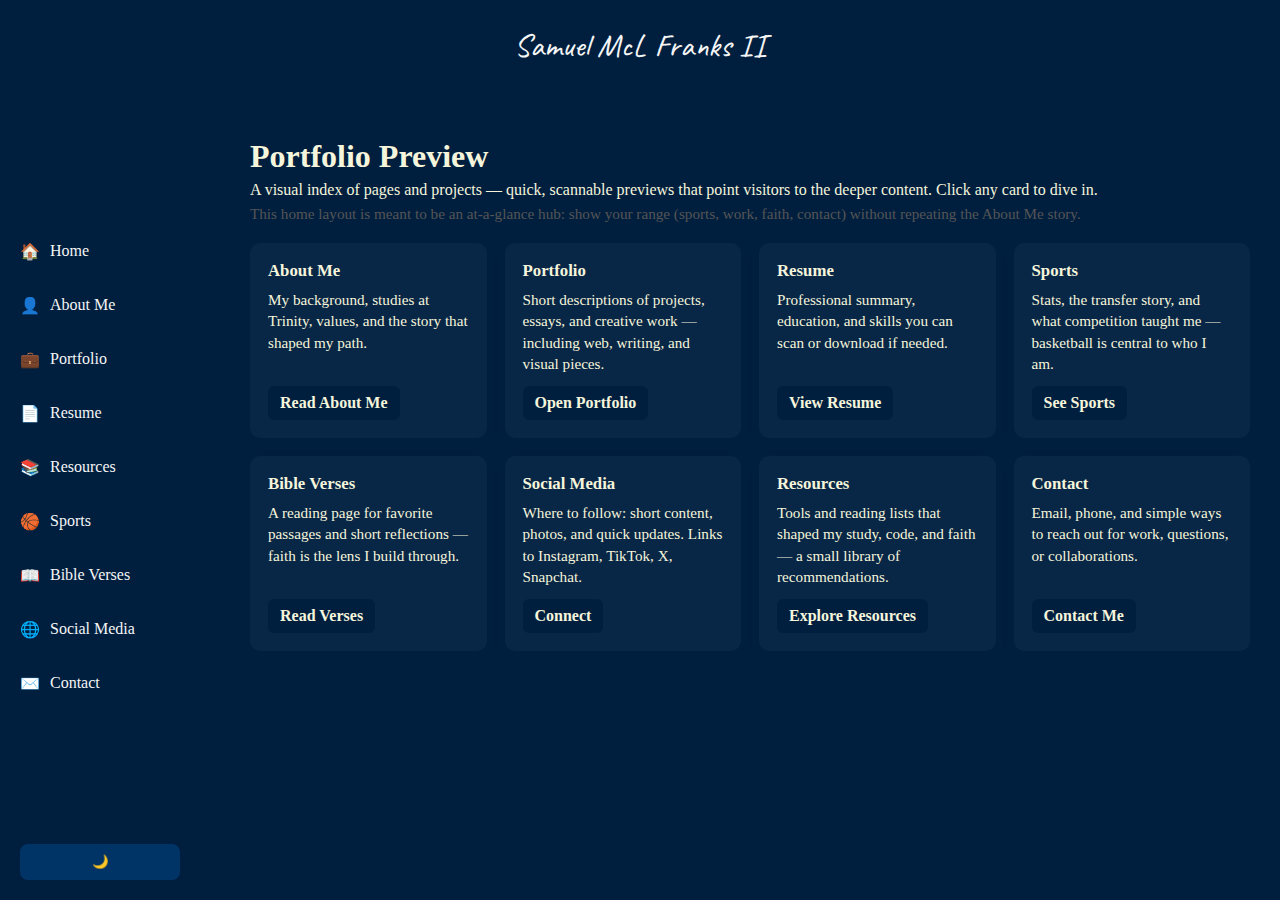
<file: index.html>
<!DOCTYPE html>
<html lang="en">
<head>
  <meta charset="utf-8" />
  <meta name="viewport" content="width=device-width,initial-scale=1" />
  <title>Samuel McL Franks II</title>
  <link href="https://fonts.googleapis.com/css2?family=Caveat&display=swap" rel="stylesheet">
  <link rel="stylesheet" href="style.css">
  <style>
    /* Small page-specific tweaks so the cards layout looks right without touching global CSS */
    .content .intro {
      max-width: 900px;
      margin-bottom: 20px;
    }
    .home-grid {
      display: grid;
      grid-template-columns: repeat(auto-fit, minmax(230px, 1fr));
      gap: 18px;
      margin-top: 12px;
    }
    .home-card {
      background-color: rgba(0,0,0,0.03);
      padding: 18px;
      border-radius: 10px;
      min-height: 120px;
      display: flex;
      flex-direction: column;
      justify-content: space-between;
      box-shadow: 0 6px 18px rgba(0,0,0,0.04);
      transition: transform 0.18s, box-shadow 0.18s;
    }
    .home-card h3 {
      margin-bottom: 8px;
      font-size: 1.05rem;
    }
    .home-card p {
      font-size: 0.95rem;
      line-height: 1.4;
      color: inherit;
      margin-bottom: 12px;
    }
    .home-card a.cta {
      align-self: flex-start;
      padding: 8px 12px;
      border-radius: 6px;
      text-decoration: none;
      font-weight: 600;
      background-color: #001f3f;
      color: #f5f5dc;
      transition: background 0.18s, transform 0.18s;
    }
    .home-card:hover {
      transform: translateY(-4px);
      box-shadow: 0 10px 24px rgba(0,0,0,0.08);
    }
    .home-card a.cta:hover {
      background-color: #003366;
      transform: translateY(-1px);
    }

    /* make sure cards work in dark mode as well */
    body:not(.light-mode) .home-card {
      background-color: rgba(255,255,255,0.03);
    }
    body.light-mode .home-card {
      background-color: rgba(0,0,0,0.03);
    }

    /* responsive small tweak so content slides smoothly with collapsed sidebar */
    .content.shrunk { margin-left: 80px !important; }
  </style>
</head>
<body>
  <!-- Header (unchanged) -->
  <header>Samuel McL Franks II</header>

  <!-- Sidebar (unchanged structure) -->
  <div class="sidebar" id="sidebar">
    <div class="hamburger" id="hamburger" role="button" aria-label="Toggle sidebar">
      <div></div>
      <div></div>
      <div></div>
    </div>

    <div class="sidebar-links">
      <a href="index.html">🏠 <span class="title">Home</span></a>
      <a href="about.html">👤 <span class="title">About Me</span></a>
      <a href="portfolio.html">💼 <span class="title">Portfolio</span></a>
      <a href="resume.html">📄 <span class="title">Resume</span></a>
      <a href="resources.html">📚 <span class="title">Resources</span></a>
      <a href="sports.html">🏀 <span class="title">Sports</span></a>
      <a href="bible.html">📖 <span class="title">Bible Verses</span></a>
      <a href="social.html">🌐 <span class="title">Social Media</span></a>
      <a href="contact.html">✉️ <span class="title">Contact</span></a>
    </div>

    <button id="toggle-dark" title="Toggle light / dark">🌙</button>
  </div>

  <!-- Main content (REPLACED with portfolio-card grid preview) -->
  <main class="content" id="mainContent">
    <div class="intro">
      <h1 style="margin-bottom:6px;">Portfolio Preview</h1>
      <p style="margin:0 0 6px 0;">A visual index of pages and projects — quick, scannable previews that point visitors to the deeper content. Click any card to dive in.</p>
      <p style="margin:0; color: #555; font-size:0.95rem;">This home layout is meant to be an at-a-glance hub: show your range (sports, work, faith, contact) without repeating the About Me story.</p>
    </div>

    <div class="home-grid">
      <div class="home-card">
        <div>
          <h3>About Me</h3>
          <p>My background, studies at Trinity, values, and the story that shaped my path.</p>
        </div>
        <a class="cta" href="about.html">Read About Me</a>
      </div>

      <div class="home-card">
        <div>
          <h3>Portfolio</h3>
          <p>Short descriptions of projects, essays, and creative work — including web, writing, and visual pieces.</p>
        </div>
        <a class="cta" href="portfolio.html">Open Portfolio</a>
      </div>

      <div class="home-card">
        <div>
          <h3>Resume</h3>
          <p>Professional summary, education, and skills you can scan or download if needed.</p>
        </div>
        <a class="cta" href="resume.html">View Resume</a>
      </div>

      <div class="home-card">
        <div>
          <h3>Sports</h3>
          <p>Stats, the transfer story, and what competition taught me — basketball is central to who I am.</p>
        </div>
        <a class="cta" href="sports.html">See Sports</a>
      </div>

      <div class="home-card">
        <div>
          <h3>Bible Verses</h3>
          <p>A reading page for favorite passages and short reflections — faith is the lens I build through.</p>
        </div>
        <a class="cta" href="bible.html">Read Verses</a>
      </div>

      <div class="home-card">
        <div>
          <h3>Social Media</h3>
          <p>Where to follow: short content, photos, and quick updates. Links to Instagram, TikTok, X, Snapchat.</p>
        </div>
        <a class="cta" href="social.html">Connect</a>
      </div>

      <div class="home-card">
        <div>
          <h3>Resources</h3>
          <p>Tools and reading lists that shaped my study, code, and faith — a small library of recommendations.</p>
        </div>
        <a class="cta" href="resources.html">Explore Resources</a>
      </div>

      <div class="home-card">
        <div>
          <h3>Contact</h3>
          <p>Email, phone, and simple ways to reach out for work, questions, or collaborations.</p>
        </div>
        <a class="cta" href="contact.html">Contact Me</a>
      </div>
    </div>
  </main>

  <!-- JS: keep behavior consistent with your other pages -->
  <script>
    (function() {
      const sidebar = document.querySelector('.sidebar');
      const hamburger = document.getElementById('hamburger');
      const toggleDark = document.getElementById('toggle-dark');
      const content = document.getElementById('mainContent');

      function setTitlesHidden(hidden) {
        document.querySelectorAll('.sidebar-links .title').forEach(el => {
          el.style.display = hidden ? 'none' : 'inline';
        });
      }

      hamburger.addEventListener('click', () => {
        sidebar.classList.toggle('shrunk');
        content.classList.toggle('shrunk');
        setTitlesHidden(sidebar.classList.contains('shrunk'));
      });

      toggleDark.addEventListener('click', () => {
        document.body.classList.toggle('light-mode');
      });

      // ensure initial state of titles matches any pre-existing shrunk class
      setTitlesHidden(sidebar.classList.contains('shrunk'));
    })();
  </script>
</body>
</html>
</file>
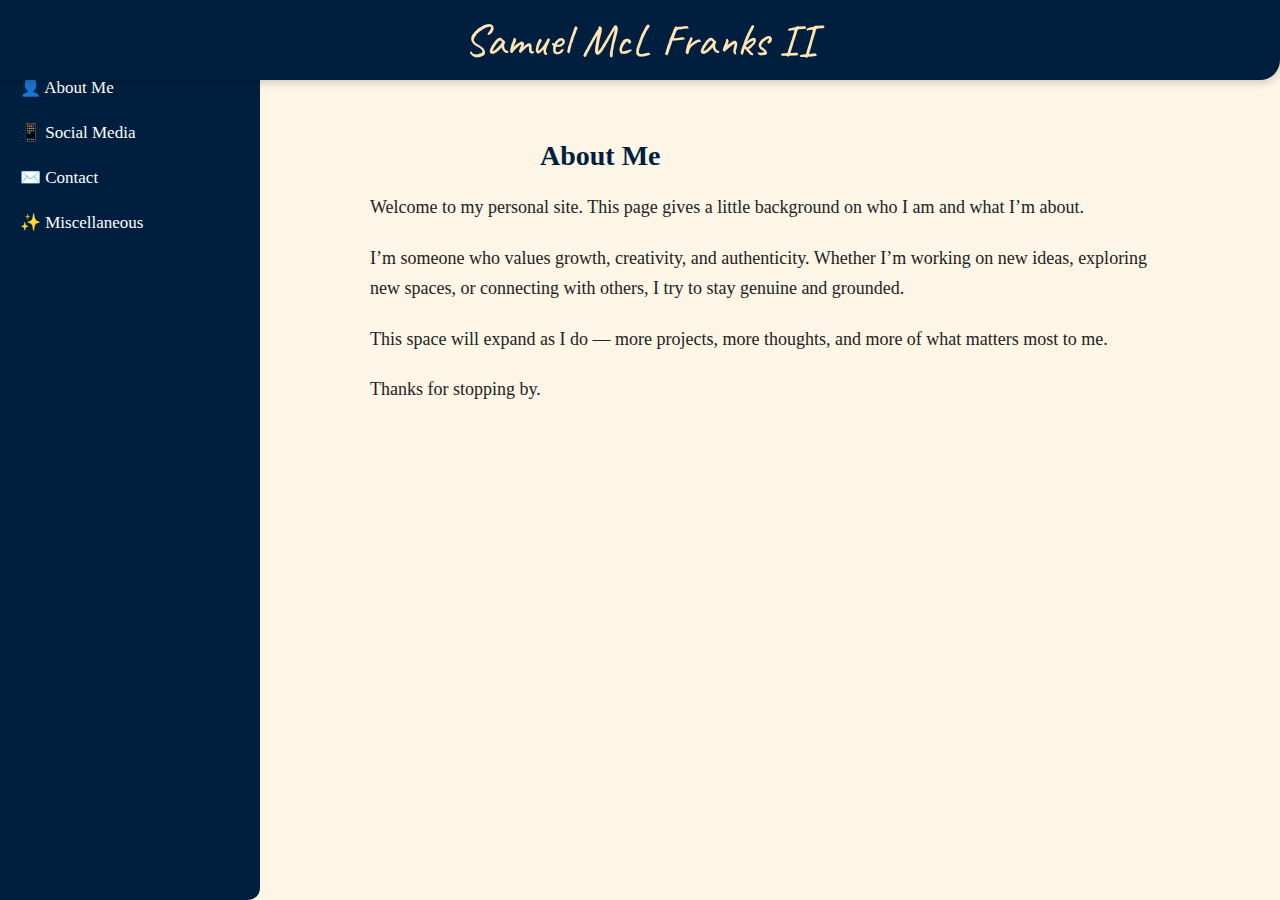
<file: about.html>
<!DOCTYPE html>
<html lang="en">
<head>
  <meta charset="UTF-8">
  <meta name="viewport" content="width=device-width, initial-scale=1.0">
  <title>About Me | Samuel McL Franks II</title>
  <style>
    body {
      margin: 0;
      font-family: "Times New Roman", serif;
      background-color: #fdf5e6; /* soft beige */
      display: flex;
      min-height: 100vh;
      color: #222;
    }

    /* Sidebar */
    .sidebar {
      width: 220px;
      background-color: #001f3f;
      color: white;
      display: flex;
      flex-direction: column;
      padding: 20px;
      border-top-right-radius: 12px;
      border-bottom-right-radius: 12px;
    }

    .sidebar a {
      color: white;
      text-decoration: none;
      margin: 12px 0;
      font-size: 17px;
    }

    .sidebar a:hover {
      text-decoration: underline;
    }

    /* Main content */
    .main-content {
      flex: 1;
      padding: 40px;
      background-color: #fdf5e6;
      overflow-y: auto;
    }

    /* Header */
    header {
      position: fixed;
      top: 0;
      left: 0;
      width: 100%;
      height: 80px;
      background-color: #001f3f;
      color: #ffe5b4; /* warm beige */
      display: flex;
      align-items: center;
      justify-content: center;
      font-family: 'Caveat', cursive;
      font-size: 2.8rem;
      z-index: 10;
      border-bottom-right-radius: 20px;
      box-shadow: 0 2px 10px rgba(0, 0, 0, 0.2);
    }

    /* Subheader */
    .subheader {
      margin-left: 220px; /* align with main content */
      margin-top: 100px; /* just below the main header */
      padding-left: 20px;
      font-size: 28px;
      color: #001f3f;
      font-weight: bold;
    }

    /* Section styles */
    .about-section {
      max-width: 800px;
      margin: 20px auto;
      line-height: 1.7;
    }

    .about-section p {
      font-size: 18px;
      margin-bottom: 20px;
    }
  </style>

  <link href="https://fonts.googleapis.com/css2?family=Caveat:wght@700&display=swap" rel="stylesheet">
</head>

<body>
  <header>Samuel McL Franks II</header>

  <div class="sidebar">
    <a href="index.html">🏠 Home</a>
    <a href="about.html">👤 About Me</a>
    <a href="#">📱 Social Media</a>
    <a href="#">✉️ Contact</a>
    <a href="#">✨ Miscellaneous</a>
  </div>

  <div class="main-content">
    <div class="subheader">About Me</div>

    <section class="about-section">
      <p>Welcome to my personal site. This page gives a little background on who I am and what I’m about.</p>
      <p>I’m someone who values growth, creativity, and authenticity. Whether I’m working on new ideas, exploring new spaces, or connecting with others, I try to stay genuine and grounded.</p>
      <p>This space will expand as I do — more projects, more thoughts, and more of what matters most to me.</p>
      <p>Thanks for stopping by.</p>
    </section>
  </div>
</body>
</html>
</file>
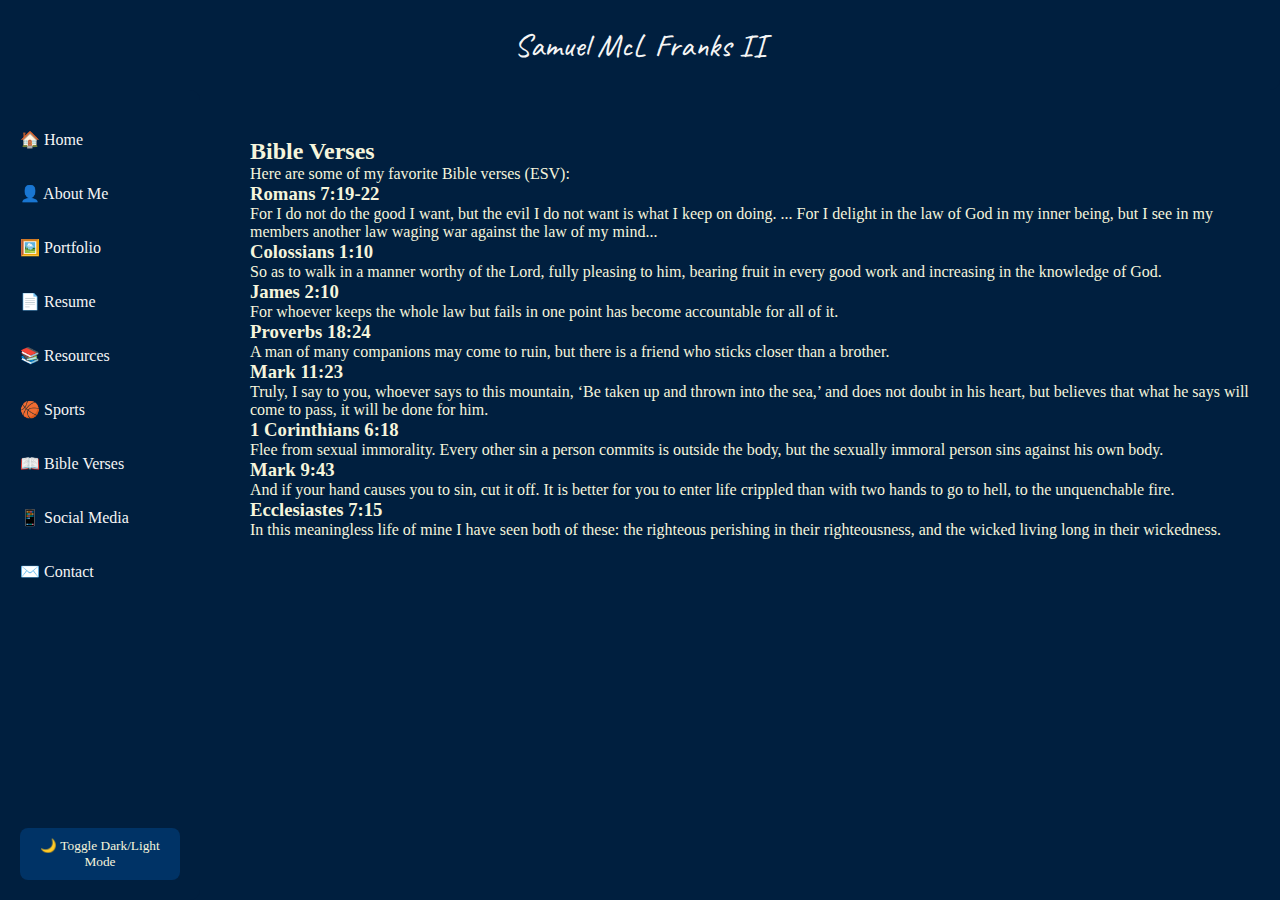
<file: bible.html>
<!DOCTYPE html>
<html lang="en">
<head>
    <meta charset="UTF-8">
    <meta name="viewport" content="width=device-width, initial-scale=1.0">
    <title>Bible Verses - Samuel McL Franks II</title>
    <link href="https://fonts.googleapis.com/css2?family=Caveat&display=swap" rel="stylesheet">
    <link rel="stylesheet" href="style.css">
</head>
<body>
    <!-- Sidebar -->
    <div class="sidebar">
        <div class="sidebar-links">
            <a href="index.html">🏠 Home</a>
            <a href="about.html">👤 About Me</a>
            <a href="portfolio.html">🖼️ Portfolio</a>
            <a href="resume.html">📄 Resume</a>
            <a href="resources.html">📚 Resources</a>
            <a href="sports.html">🏀 Sports</a>
            <a href="bible.html">📖 Bible Verses</a>
            <a href="social.html">📱 Social Media</a>
            <a href="contact.html">✉️ Contact</a>
        </div>
        <button id="toggle-dark">🌙 Toggle Dark/Light Mode</button>
    </div>

    <!-- Header -->
    <header>Samuel McL Franks II</header>

    <!-- Main Content -->
    <div class="content">
        <h2>Bible Verses</h2>
        <p>Here are some of my favorite Bible verses (ESV):</p>

        <div class="verse">
            <h3>Romans 7:19-22</h3>
            <p>For I do not do the good I want, but the evil I do not want is what I keep on doing. ... For I delight in the law of God in my inner being, but I see in my members another law waging war against the law of my mind...</p>
        </div>

        <div class="verse">
            <h3>Colossians 1:10</h3>
            <p>So as to walk in a manner worthy of the Lord, fully pleasing to him, bearing fruit in every good work and increasing in the knowledge of God.</p>
        </div>

        <div class="verse">
            <h3>James 2:10</h3>
            <p>For whoever keeps the whole law but fails in one point has become accountable for all of it.</p>
        </div>

        <div class="verse">
            <h3>Proverbs 18:24</h3>
            <p>A man of many companions may come to ruin, but there is a friend who sticks closer than a brother.</p>
        </div>

        <div class="verse">
            <h3>Mark 11:23</h3>
            <p>Truly, I say to you, whoever says to this mountain, ‘Be taken up and thrown into the sea,’ and does not doubt in his heart, but believes that what he says will come to pass, it will be done for him.</p>
        </div>

        <div class="verse">
            <h3>1 Corinthians 6:18</h3>
            <p>Flee from sexual immorality. Every other sin a person commits is outside the body, but the sexually immoral person sins against his own body.</p>
        </div>

        <div class="verse">
            <h3>Mark 9:43</h3>
            <p>And if your hand causes you to sin, cut it off. It is better for you to enter life crippled than with two hands to go to hell, to the unquenchable fire.</p>
        </div>

        <div class="verse">
            <h3>Ecclesiastes 7:15</h3>
            <p>In this meaningless life of mine I have seen both of these: the righteous perishing in their righteousness, and the wicked living long in their wickedness.</p>
        </div>
    </div>

    <script>
        const toggleButton = document.getElementById('toggle-dark');
        toggleButton.addEventListener('click', () => {
            document.body.classList.toggle('dark-mode');
        });
    </script>
</body>
</html>
</file>
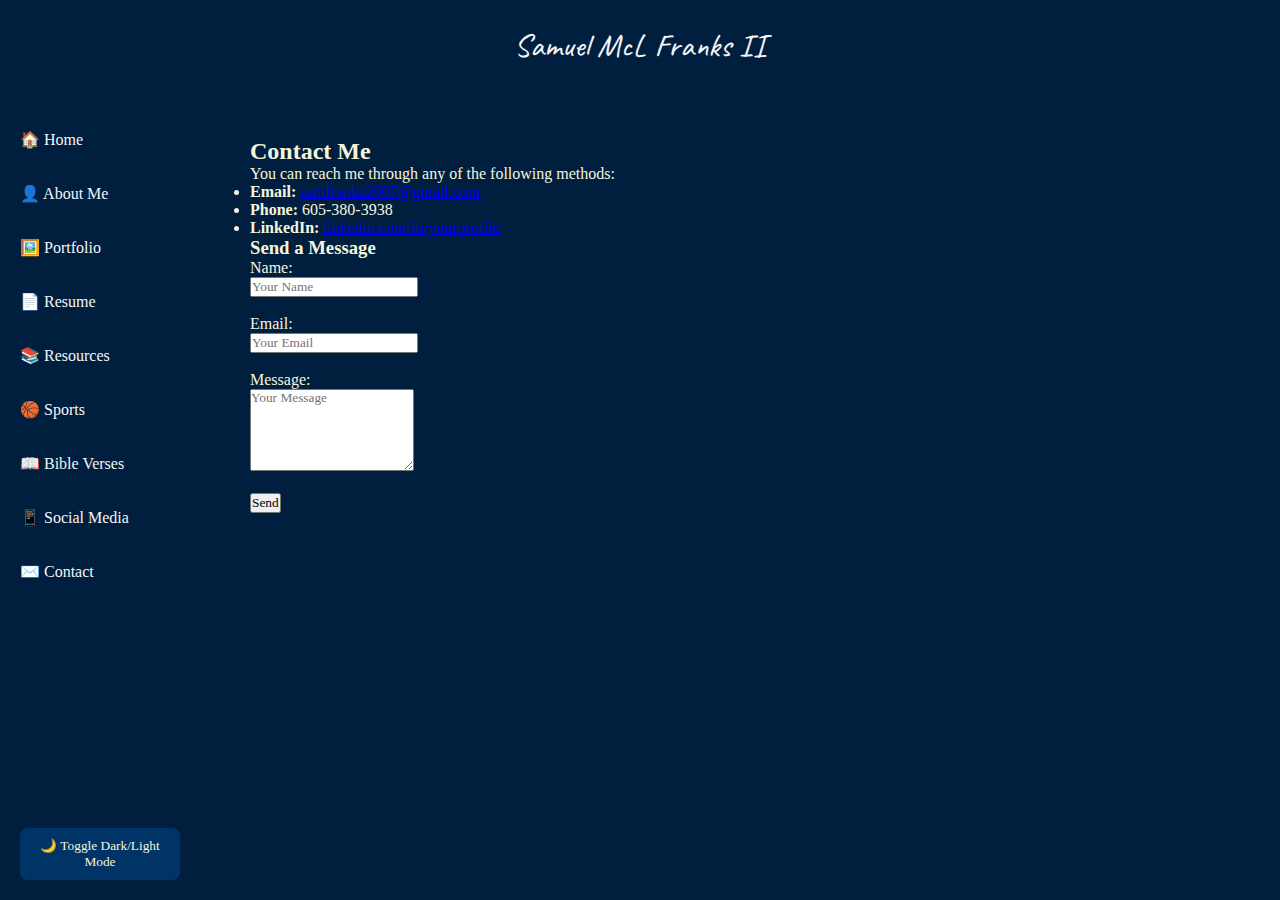
<file: contact.html>
<!DOCTYPE html>
<html lang="en">
<head>
    <meta charset="UTF-8">
    <meta name="viewport" content="width=device-width, initial-scale=1.0">
    <title>Contact - Samuel McL Franks II</title>
    <link href="https://fonts.googleapis.com/css2?family=Caveat&display=swap" rel="stylesheet">
    <link rel="stylesheet" href="style.css">
</head>
<body>
    <!-- Sidebar -->
    <div class="sidebar">
        <div class="sidebar-links">
            <a href="index.html">🏠 Home</a>
            <a href="about.html">👤 About Me</a>
            <a href="portfolio.html">🖼️ Portfolio</a>
            <a href="resume.html">📄 Resume</a>
            <a href="resources.html">📚 Resources</a>
            <a href="sports.html">🏀 Sports</a>
            <a href="bible.html">📖 Bible Verses</a>
            <a href="social.html">📱 Social Media</a>
            <a href="contact.html">✉️ Contact</a>
        </div>
        <button id="toggle-dark">🌙 Toggle Dark/Light Mode</button>
    </div>

    <!-- Header -->
    <header>Samuel McL Franks II</header>

    <!-- Main Content -->
    <div class="content">
        <h2>Contact Me</h2>
        <p>You can reach me through any of the following methods:</p>
        <ul>
            <li><strong>Email:</strong> <a href="mailto:samfranks2007@gmail.com">samfranks2007@gmail.com</a></li>
            <li><strong>Phone:</strong> 605-380-3938</li>
            <li><strong>LinkedIn:</strong> <a href="#" target="_blank">linkedin.com/in/yourprofile</a></li>
        </ul>

        <h3>Send a Message</h3>
        <form>
            <label for="name">Name:</label><br>
            <input type="text" id="name" name="name" placeholder="Your Name"><br><br>
            <label for="email">Email:</label><br>
            <input type="email" id="email" name="email" placeholder="Your Email"><br><br>
            <label for="message">Message:</label><br>
            <textarea id="message" name="message" rows="5" placeholder="Your Message"></textarea><br><br>
            <button type="submit">Send</button>
        </form>
    </div>

    <script>
        const toggleButton = document.getElementById('toggle-dark');
        toggleButton.addEventListener('click', () => {
            document.body.classList.toggle('dark-mode');
        });
    </script>
</body>
</html>
</file>
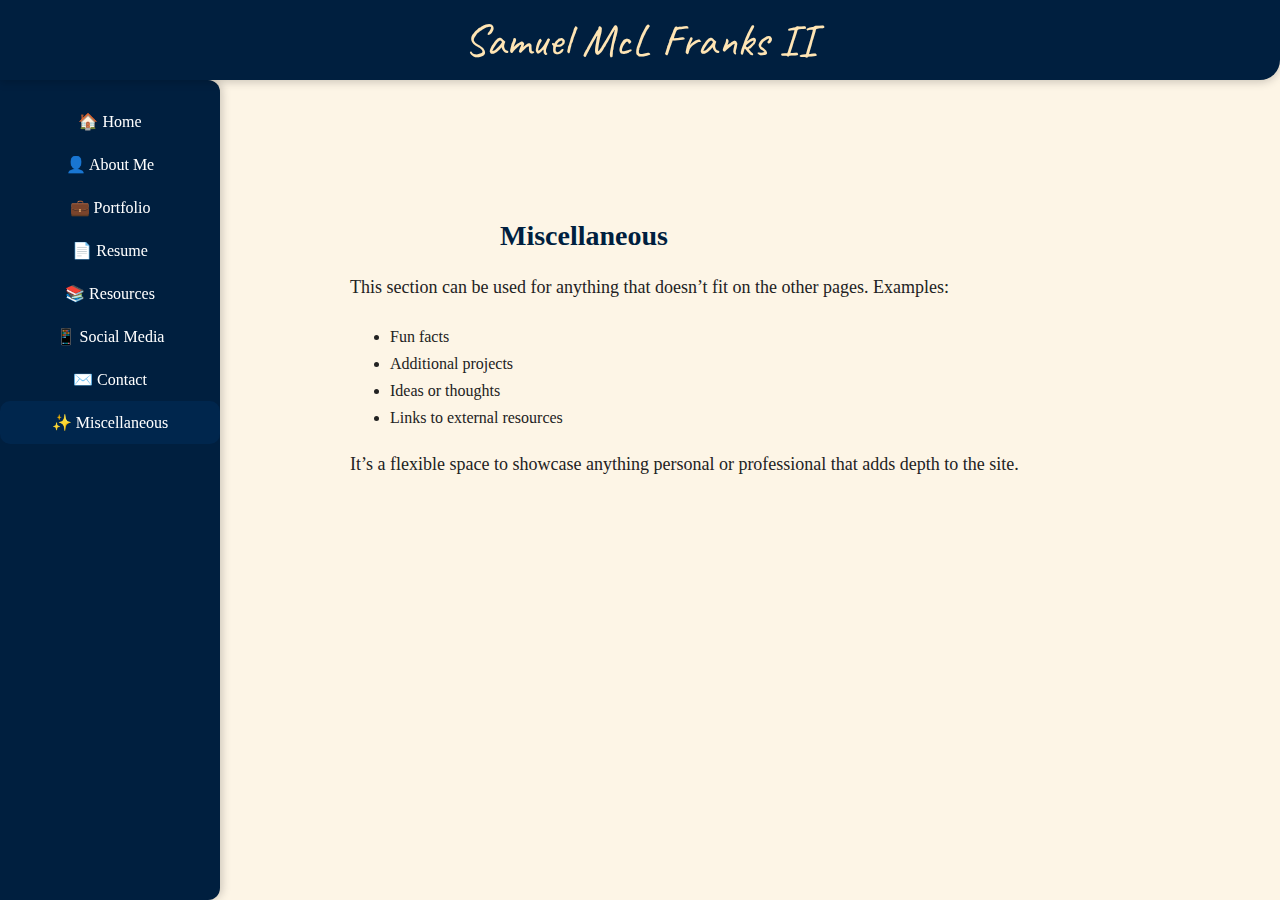
<file: misc.html>
<!DOCTYPE html>
<html lang="en">
<head>
  <meta charset="UTF-8">
  <meta name="viewport" content="width=device-width, initial-scale=1.0">
  <title>Miscellaneous | Samuel McL Franks II</title>
  <link href="https://fonts.googleapis.com/css2?family=Caveat:wght@700&display=swap" rel="stylesheet">
  <style>
    /* Same CSS as other pages */
    body { margin:0; font-family:"Times New Roman", serif; background-color:#fdf5e6; display:flex; min-height:100vh; color:#222; overflow-x:hidden;}
    header {position:fixed; top:0; left:0; width:100%; height:80px; background-color:#001f3f; color:#ffe5b4; display:flex; align-items:center; justify-content:center; font-family:'Caveat', cursive; font-size:2.8rem; z-index:10; border-bottom-right-radius:20px; box-shadow:0 2px 10px rgba(0,0,0,0.2);}
    .sidebar {width:220px; background-color:#001f3f; position:fixed; top:80px; left:0; bottom:0; display:flex; flex-direction:column; align-items:center; padding-top:20px; border-top-right-radius:12px; border-bottom-right-radius:12px; box-shadow:2px 0 10px rgba(0,0,0,0.2);}
    .sidebar a {color:white; text-decoration:none; padding:12px 0; width:100%; text-align:center; transition:background 0.3s; border-radius:10px;}
    .sidebar a:hover {background-color:#003366;}
    .sidebar a.active {background-color:#00264d;}
    .subheader {margin-left:220px; margin-top:100px; padding-left:20px; font-size:28px; color:#001f3f; font-weight:bold;}
    .main-content {flex:1; margin-left:220px; margin-top:80px; padding:40px; background-color:#fdf5e6; overflow-y:auto;}
    .main-content section {max-width:800px; margin:20px auto; line-height:1.7;}
    .main-content section p {font-size:18px; margin-bottom:20px;}
  </style>
</head>
<body>
  <header>Samuel McL Franks II</header>

  <div class="sidebar">
    <a href="index.html">🏠 Home</a>
    <a href="about.html">👤 About Me</a>
    <a href="portfolio.html">💼 Portfolio</a>
    <a href="resume.html">📄 Resume</a>
    <a href="resources.html">📚 Resources</a>
    <a href="social.html">📱 Social Media</a>
    <a href="contact.html">✉️ Contact</a>
    <a href="misc.html" class="active">✨ Miscellaneous</a>
  </div>

  <div class="main-content">
    <div class="subheader">Miscellaneous</div>
    <section>
      <p>This section can be used for anything that doesn’t fit on the other pages. Examples:</p>
      <ul>
        <li>Fun facts</li>
        <li>Additional projects</li>
        <li>Ideas or thoughts</li>
        <li>Links to external resources</li>
      </ul>
      <p>It’s a flexible space to showcase anything personal or professional that adds depth to the site.</p>
    </section>
  </div>
</body>
</html>
</file>
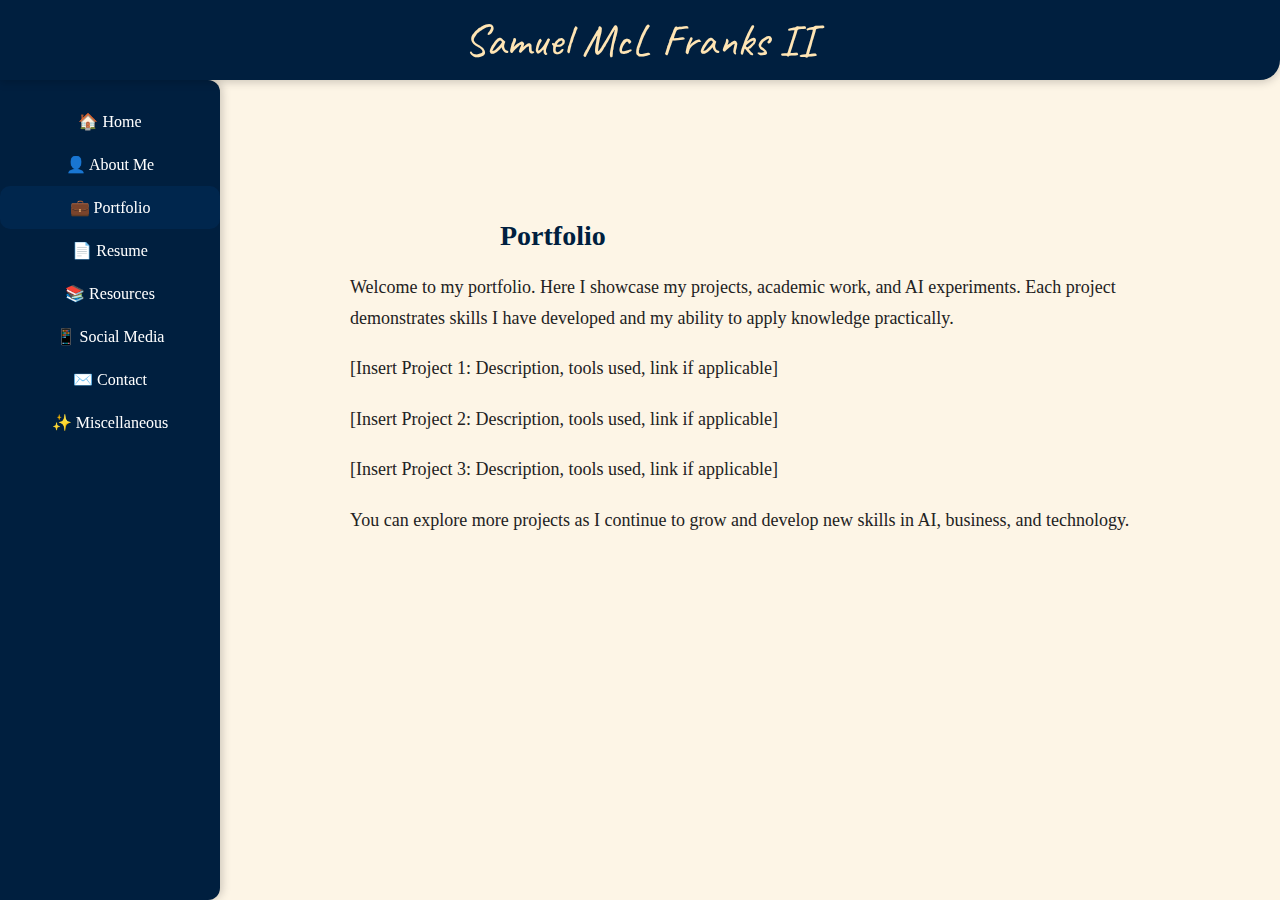
<file: Portfolio.html>
<!DOCTYPE html>
<html lang="en">
<head>
  <meta charset="UTF-8">
  <meta name="viewport" content="width=device-width, initial-scale=1.0">
  <title>Portfolio | Samuel McL Franks II</title>
  <link href="https://fonts.googleapis.com/css2?family=Caveat:wght@700&display=swap" rel="stylesheet">
  <style>
    /* CSS copied from About Me page */
    body {
      margin: 0;
      font-family: "Times New Roman", serif;
      background-color: #fdf5e6;
      display: flex;
      min-height: 100vh;
      color: #222;
      overflow-x: hidden;
    }

    header {
      position: fixed;
      top: 0;
      left: 0;
      width: 100%;
      height: 80px;
      background-color: #001f3f;
      color: #ffe5b4;
      display: flex;
      align-items: center;
      justify-content: center;
      font-family: 'Caveat', cursive;
      font-size: 2.8rem;
      z-index: 10;
      border-bottom-right-radius: 20px;
      box-shadow: 0 2px 10px rgba(0,0,0,0.2);
    }

    .sidebar {
      width: 220px;
      background-color: #001f3f;
      position: fixed;
      top: 80px;
      left: 0;
      bottom: 0;
      display: flex;
      flex-direction: column;
      align-items: center;
      padding-top: 20px;
      border-top-right-radius: 12px;
      border-bottom-right-radius: 12px;
      box-shadow: 2px 0 10px rgba(0,0,0,0.2);
    }

    .sidebar a {
      color: white;
      text-decoration: none;
      padding: 12px 0;
      width: 100%;
      text-align: center;
      transition: background 0.3s;
      border-radius: 10px;
    }

    .sidebar a:hover {
      background-color: #003366;
    }

    .sidebar a.active {
      background-color: #00264d;
    }

    .subheader {
      margin-left: 220px;
      margin-top: 100px;
      padding-left: 20px;
      font-size: 28px;
      color: #001f3f;
      font-weight: bold;
    }

    .main-content {
      flex: 1;
      margin-left: 220px;
      margin-top: 80px;
      padding: 40px;
      background-color: #fdf5e6;
      overflow-y: auto;
    }

    .main-content section {
      max-width: 800px;
      margin: 20px auto;
      line-height: 1.7;
    }

    .main-content section p {
      font-size: 18px;
      margin-bottom: 20px;
    }
  </style>
</head>
<body>
  <header>Samuel McL Franks II</header>

  <div class="sidebar">
    <a href="index.html">🏠 Home</a>
    <a href="about.html">👤 About Me</a>
    <a href="portfolio.html" class="active">💼 Portfolio</a>
    <a href="resume.html">📄 Resume</a>
    <a href="resources.html">📚 Resources</a>
    <a href="#">📱 Social Media</a>
    <a href="#">✉️ Contact</a>
    <a href="#">✨ Miscellaneous</a>
  </div>

  <div class="main-content">
    <div class="subheader">Portfolio</div>
    <section>
      <p>Welcome to my portfolio. Here I showcase my projects, academic work, and AI experiments. Each project demonstrates skills I have developed and my ability to apply knowledge practically.</p>
      <p>[Insert Project 1: Description, tools used, link if applicable]</p>
      <p>[Insert Project 2: Description, tools used, link if applicable]</p>
      <p>[Insert Project 3: Description, tools used, link if applicable]</p>
      <p>You can explore more projects as I continue to grow and develop new skills in AI, business, and technology.</p>
    </section>
  </div>
</body>
</html>
</file>
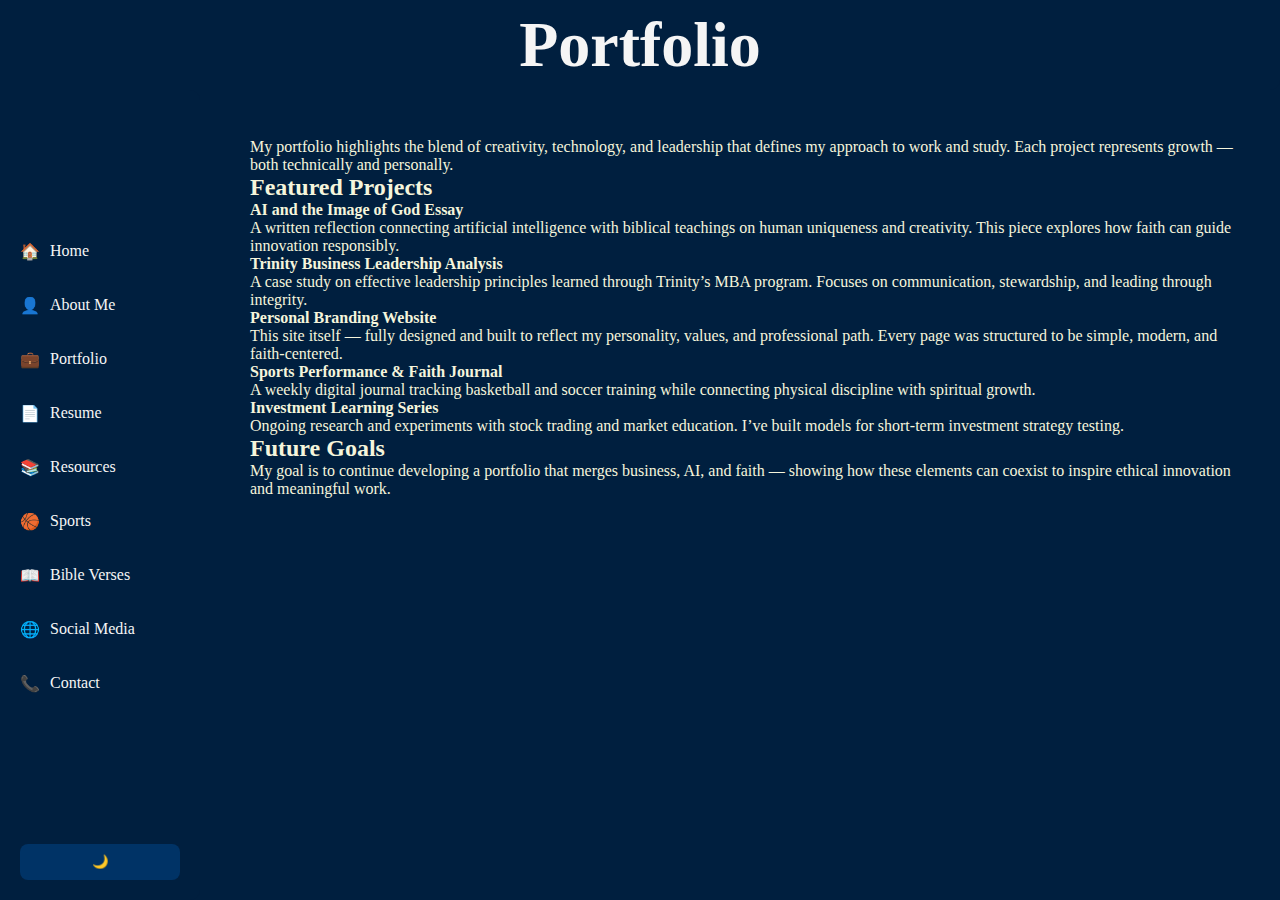
<file: portfolio.html>
<!DOCTYPE html>
<html lang="en">
<head>
    <meta charset="UTF-8">
    <meta name="viewport" content="width=device-width, initial-scale=1.0">
    <title>Portfolio - Samuel McL Franks</title>
    <link rel="stylesheet" href="style.css">
</head>
<body>
    <!-- Header -->
    <header>
        <h1>Portfolio</h1>
    </header>

    <!-- Sidebar -->
    <div class="sidebar" id="sidebar">
        <div class="hamburger" id="hamburger">
            <div></div>
            <div></div>
            <div></div>
        </div>
        <div class="sidebar-links">
            <a href="index.html">🏠 <span class="title">Home</span></a>
            <a href="about.html">👤 <span class="title">About Me</span></a>
            <a href="portfolio.html">💼 <span class="title">Portfolio</span></a>
            <a href="resume.html">📄 <span class="title">Resume</span></a>
            <a href="resources.html">📚 <span class="title">Resources</span></a>
            <a href="sports.html">🏀 <span class="title">Sports</span></a>
            <a href="bible.html">📖 <span class="title">Bible Verses</span></a>
            <a href="social.html">🌐 <span class="title">Social Media</span></a>
            <a href="contact.html">📞 <span class="title">Contact</span></a>
        </div>
        <button id="toggle-dark">🌙</button>
    </div>

    <!-- Main Content -->
    <div class="content">
        <p>My portfolio highlights the blend of creativity, technology, and leadership that defines my approach to work and study. Each project represents growth — both technically and personally.</p>

        <h2>Featured Projects</h2>

        <p><strong>AI and the Image of God Essay</strong><br>
        A written reflection connecting artificial intelligence with biblical teachings on human uniqueness and creativity. This piece explores how faith can guide innovation responsibly.</p>

        <p><strong>Trinity Business Leadership Analysis</strong><br>
        A case study on effective leadership principles learned through Trinity’s MBA program. Focuses on communication, stewardship, and leading through integrity.</p>

        <p><strong>Personal Branding Website</strong><br>
        This site itself — fully designed and built to reflect my personality, values, and professional path. Every page was structured to be simple, modern, and faith-centered.</p>

        <p><strong>Sports Performance & Faith Journal</strong><br>
        A weekly digital journal tracking basketball and soccer training while connecting physical discipline with spiritual growth.</p>

        <p><strong>Investment Learning Series</strong><br>
        Ongoing research and experiments with stock trading and market education. I’ve built models for short-term investment strategy testing.</p>

        <h2>Future Goals</h2>
        <p>My goal is to continue developing a portfolio that merges business, AI, and faith — showing how these elements can coexist to inspire ethical innovation and meaningful work.</p>
    </div>

    <script>
        // Sidebar toggle
        const sidebar = document.getElementById("sidebar");
        const hamburger = document.getElementById("hamburger");
        const titles = document.querySelectorAll(".sidebar-links .title");
        const content = document.querySelector(".content");

        hamburger.addEventListener("click", () => {
            sidebar.classList.toggle("shrunk");
            titles.forEach(title => title.classList.toggle("hidden"));
            content.classList.toggle("expanded");
        });

        // Dark mode toggle
        const toggleDark = document.getElementById("toggle-dark");
        toggleDark.addEventListener("click", () => {
            document.body.classList.toggle("light-mode");
        });
    </script>
</body>
</html>
</file>
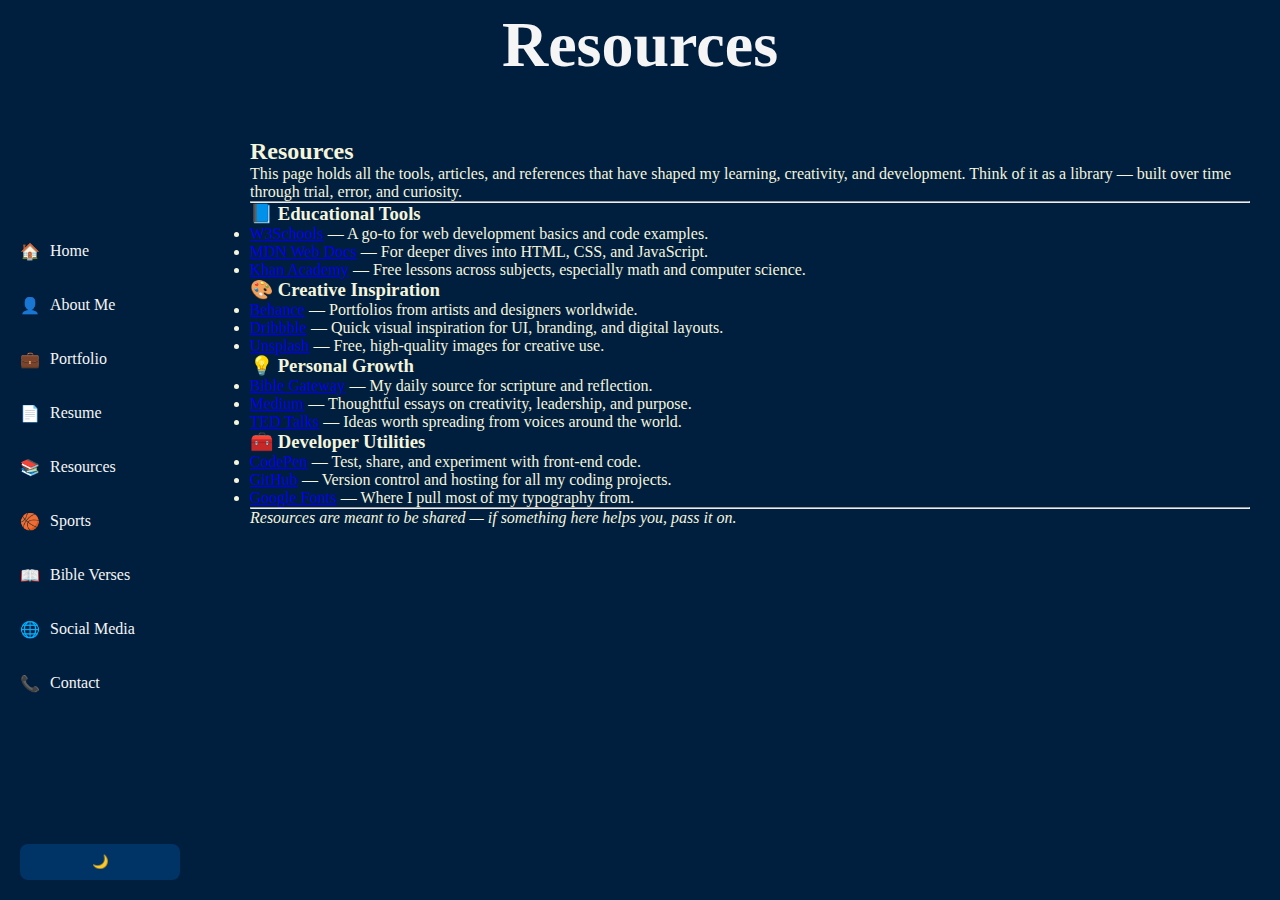
<file: resources.html>
<!DOCTYPE html>
<html lang="en">
<head>
    <meta charset="UTF-8">
    <meta name="viewport" content="width=device-width, initial-scale=1.0">
    <title>Resources - Samuel McL Franks</title>
    <link rel="stylesheet" href="style.css">
</head>
<body>
    <!-- Header -->
    <header>
        <h1>Resources</h1>
    </header>

    <!-- Sidebar -->
    <div class="sidebar" id="sidebar">
        <div class="hamburger" id="hamburger">
            <div></div>
            <div></div>
            <div></div>
        </div>
        <div class="sidebar-links">
            <a href="index.html">🏠 <span class="title">Home</span></a>
            <a href="about.html">👤 <span class="title">About Me</span></a>
            <a href="portfolio.html">💼 <span class="title">Portfolio</span></a>
            <a href="resume.html">📄 <span class="title">Resume</span></a>
            <a href="resources.html">📚 <span class="title">Resources</span></a>
            <a href="sports.html">🏀 <span class="title">Sports</span></a>
            <a href="bible.html">📖 <span class="title">Bible Verses</span></a>
            <a href="social.html">🌐 <span class="title">Social Media</span></a>
            <a href="contact.html">📞 <span class="title">Contact</span></a>
        </div>
        <button id="toggle-dark">🌙</button>
    </div>

    <!-- Main Content -->
    <div class="content">
        <h2>Resources</h2>
        <p>This page holds all the tools, articles, and references that have shaped my learning, creativity, and development. Think of it as a library — built over time through trial, error, and curiosity.</p>
        <hr>

        <div class="resource-section">
            <h3>📘 Educational Tools</h3>
            <ul>
                <li><a href="https://www.w3schools.com" target="_blank">W3Schools</a> — A go-to for web development basics and code examples.</li>
                <li><a href="https://developer.mozilla.org" target="_blank">MDN Web Docs</a> — For deeper dives into HTML, CSS, and JavaScript.</li>
                <li><a href="https://www.khanacademy.org" target="_blank">Khan Academy</a> — Free lessons across subjects, especially math and computer science.</li>
            </ul>
        </div>

        <div class="resource-section">
            <h3>🎨 Creative Inspiration</h3>
            <ul>
                <li><a href="https://www.behance.net" target="_blank">Behance</a> — Portfolios from artists and designers worldwide.</li>
                <li><a href="https://dribbble.com" target="_blank">Dribbble</a> — Quick visual inspiration for UI, branding, and digital layouts.</li>
                <li><a href="https://unsplash.com" target="_blank">Unsplash</a> — Free, high-quality images for creative use.</li>
            </ul>
        </div>

        <div class="resource-section">
            <h3>💡 Personal Growth</h3>
            <ul>
                <li><a href="https://www.biblegateway.com/" target="_blank">Bible Gateway</a> — My daily source for scripture and reflection.</li>
                <li><a href="https://medium.com" target="_blank">Medium</a> — Thoughtful essays on creativity, leadership, and purpose.</li>
                <li><a href="https://www.ted.com/talks" target="_blank">TED Talks</a> — Ideas worth spreading from voices around the world.</li>
            </ul>
        </div>

        <div class="resource-section">
            <h3>🧰 Developer Utilities</h3>
            <ul>
                <li><a href="https://codepen.io" target="_blank">CodePen</a> — Test, share, and experiment with front-end code.</li>
                <li><a href="https://github.com" target="_blank">GitHub</a> — Version control and hosting for all my coding projects.</li>
                <li><a href="https://fonts.google.com" target="_blank">Google Fonts</a> — Where I pull most of my typography from.</li>
            </ul>
        </div>

        <hr>
        <p><em>Resources are meant to be shared — if something here helps you, pass it on.</em></p>
    </div>

    <script>
        // Sidebar toggle
        const sidebar = document.getElementById("sidebar");
        const hamburger = document.getElementById("hamburger");
        const titles = document.querySelectorAll(".sidebar-links .title");
        const content = document.querySelector(".content");

        hamburger.addEventListener("click", () => {
            sidebar.classList.toggle("shrunk");
            titles.forEach(title => title.classList.toggle("hidden"));
            content.classList.toggle("expanded");
        });

        // Dark mode toggle
        const toggleDark = document.getElementById("toggle-dark");
        toggleDark.addEventListener("click", () => {
            document.body.classList.toggle("light-mode");
        });
    </script>
</body>
</html>
</file>
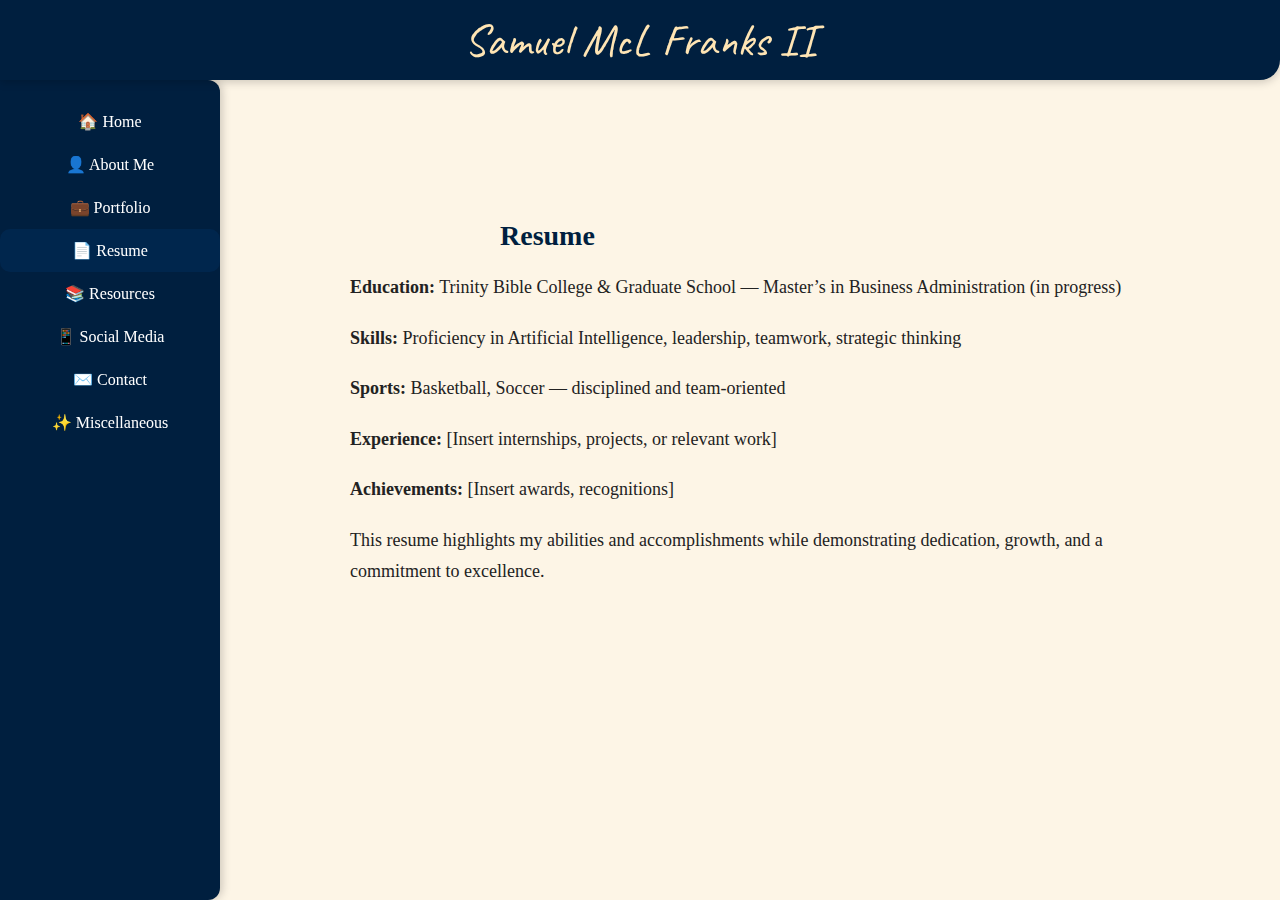
<file: resume.html>
<!DOCTYPE html>
<html lang="en">
<head>
  <meta charset="UTF-8">
  <meta name="viewport" content="width=device-width, initial-scale=1.0">
  <title>Resume | Samuel McL Franks II</title>
  <link href="https://fonts.googleapis.com/css2?family=Caveat:wght@700&display=swap" rel="stylesheet">
  <style>
    /* CSS same as above */
    body { margin:0; font-family:"Times New Roman", serif; background-color:#fdf5e6; display:flex; min-height:100vh; color:#222; overflow-x:hidden;}
    header {position:fixed; top:0; left:0; width:100%; height:80px; background-color:#001f3f; color:#ffe5b4; display:flex; align-items:center; justify-content:center; font-family:'Caveat', cursive; font-size:2.8rem; z-index:10; border-bottom-right-radius:20px; box-shadow:0 2px 10px rgba(0,0,0,0.2);}
    .sidebar {width:220px; background-color:#001f3f; position:fixed; top:80px; left:0; bottom:0; display:flex; flex-direction:column; align-items:center; padding-top:20px; border-top-right-radius:12px; border-bottom-right-radius:12px; box-shadow:2px 0 10px rgba(0,0,0,0.2);}
    .sidebar a {color:white; text-decoration:none; padding:12px 0; width:100%; text-align:center; transition:background 0.3s; border-radius:10px;}
    .sidebar a:hover {background-color:#003366;}
    .sidebar a.active {background-color:#00264d;}
    .subheader {margin-left:220px; margin-top:100px; padding-left:20px; font-size:28px; color:#001f3f; font-weight:bold;}
    .main-content {flex:1; margin-left:220px; margin-top:80px; padding:40px; background-color:#fdf5e6; overflow-y:auto;}
    .main-content section {max-width:800px; margin:20px auto; line-height:1.7;}
    .main-content section p {font-size:18px; margin-bottom:20px;}
  </style>
</head>
<body>
  <header>Samuel McL Franks II</header>

  <div class="sidebar">
    <a href="index.html">🏠 Home</a>
    <a href="about.html">👤 About Me</a>
    <a href="portfolio.html">💼 Portfolio</a>
    <a href="resume.html" class="active">📄 Resume</a>
    <a href="resources.html">📚 Resources</a>
    <a href="#">📱 Social Media</a>
    <a href="#">✉️ Contact</a>
    <a href="#">✨ Miscellaneous</a>
  </div>

  <div class="main-content">
    <div class="subheader">Resume</div>
    <section>
      <p><strong>Education:</strong> Trinity Bible College & Graduate School — Master’s in Business Administration (in progress)</p>
      <p><strong>Skills:</strong> Proficiency in Artificial Intelligence, leadership, teamwork, strategic thinking</p>
      <p><strong>Sports:</strong> Basketball, Soccer — disciplined and team-oriented</p>
      <p><strong>Experience:</strong> [Insert internships, projects, or relevant work]</p>
      <p><strong>Achievements:</strong> [Insert awards, recognitions]</p>
      <p>This resume highlights my abilities and accomplishments while demonstrating dedication, growth, and a commitment to excellence.</p>
    </section>
  </div>
</body>
</html>
</file>
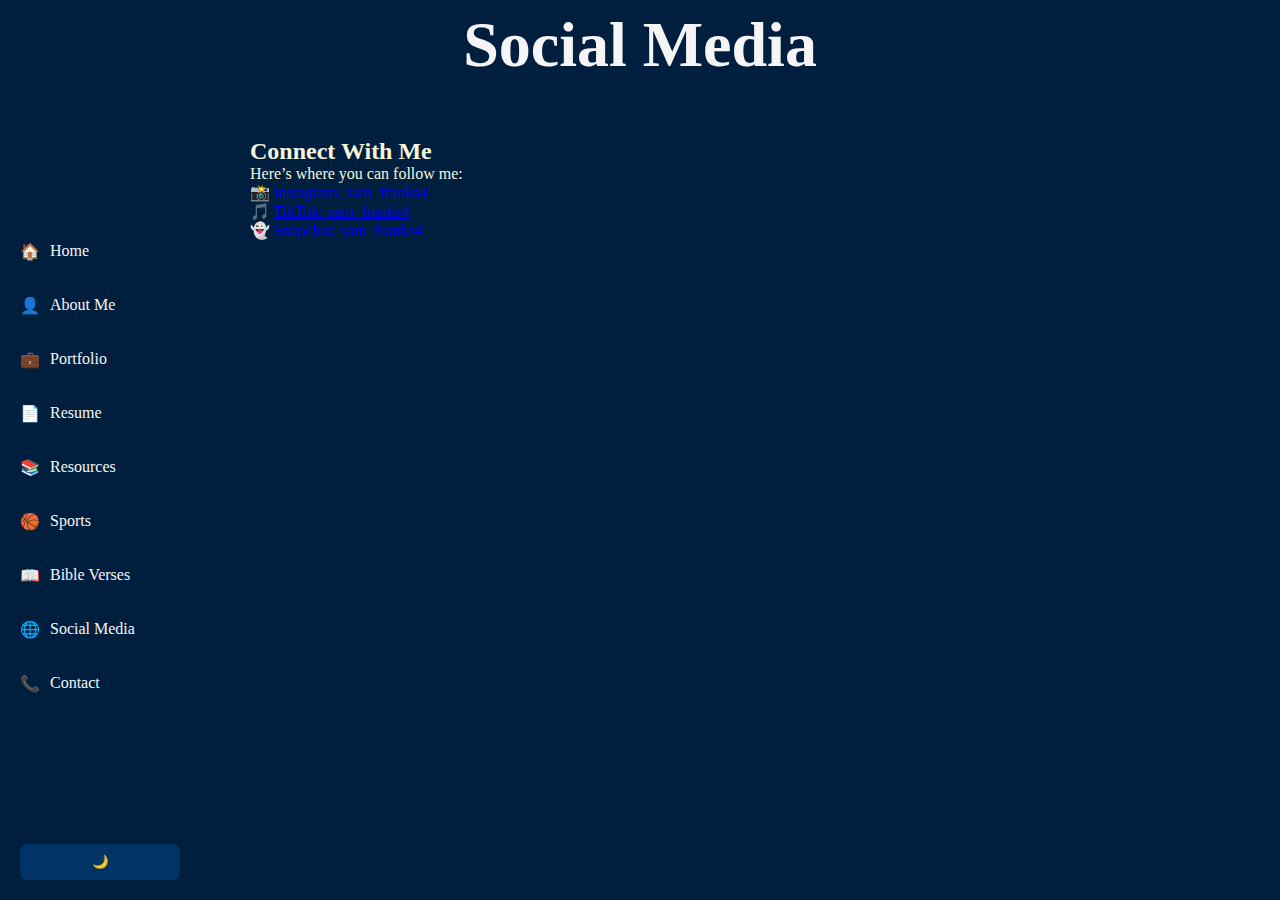
<file: social.html>
<!DOCTYPE html>
<html lang="en">
<head>
    <meta charset="UTF-8">
    <meta name="viewport" content="width=device-width, initial-scale=1.0">
    <title>Social Media - Samuel McL Franks</title>
    <link rel="stylesheet" href="style.css">
</head>
<body>
    <!-- Header -->
    <header>
        <h1>Social Media</h1>
    </header>

    <!-- Sidebar -->
    <div class="sidebar" id="sidebar">
        <div class="hamburger" id="hamburger">
            <div></div>
            <div></div>
            <div></div>
        </div>
        <div class="sidebar-links">
            <a href="index.html">🏠 <span class="title">Home</span></a>
            <a href="about.html">👤 <span class="title">About Me</span></a>
            <a href="portfolio.html">💼 <span class="title">Portfolio</span></a>
            <a href="resume.html">📄 <span class="title">Resume</span></a>
            <a href="resources.html">📚 <span class="title">Resources</span></a>
            <a href="sports.html">🏀 <span class="title">Sports</span></a>
            <a href="bible.html">📖 <span class="title">Bible Verses</span></a>
            <a href="social.html">🌐 <span class="title">Social Media</span></a>
            <a href="contact.html">📞 <span class="title">Contact</span></a>
        </div>
        <button id="toggle-dark">🌙</button>
    </div>

    <!-- Main Content -->
    <div class="content">
        <h2>Connect With Me</h2>
        <p>Here’s where you can follow me:</p>

        <div class="social-links">
            <p>📸 <a href="https://www.instagram.com/sam_franks4/" target="_blank">Instagram: sam_franks4</a></p>
            <p>🎵 <a href="https://www.tiktok.com/@sam_franks4" target="_blank">TikTok: sam_franks4</a></p>
            <p>👻 <a href="https://www.snapchat.com/add/sam_franks4" target="_blank">Snapchat: sam_franks4</a></p>
        </div>
    </div>

    <script>
        // Sidebar toggle
        const sidebar = document.getElementById("sidebar");
        const hamburger = document.getElementById("hamburger");
        const titles = document.querySelectorAll(".sidebar-links .title");
        const content = document.querySelector(".content");

        hamburger.addEventListener("click", () => {
            sidebar.classList.toggle("shrunk");
            titles.forEach(title => title.classList.toggle("hidden"));
            content.classList.toggle("expanded");
        });

        // Dark mode toggle
        const toggleDark = document.getElementById("toggle-dark");
        toggleDark.addEventListener("click", () => {
            document.body.classList.toggle("light-mode");
        });
    </script>
</body>
</html>
</file>
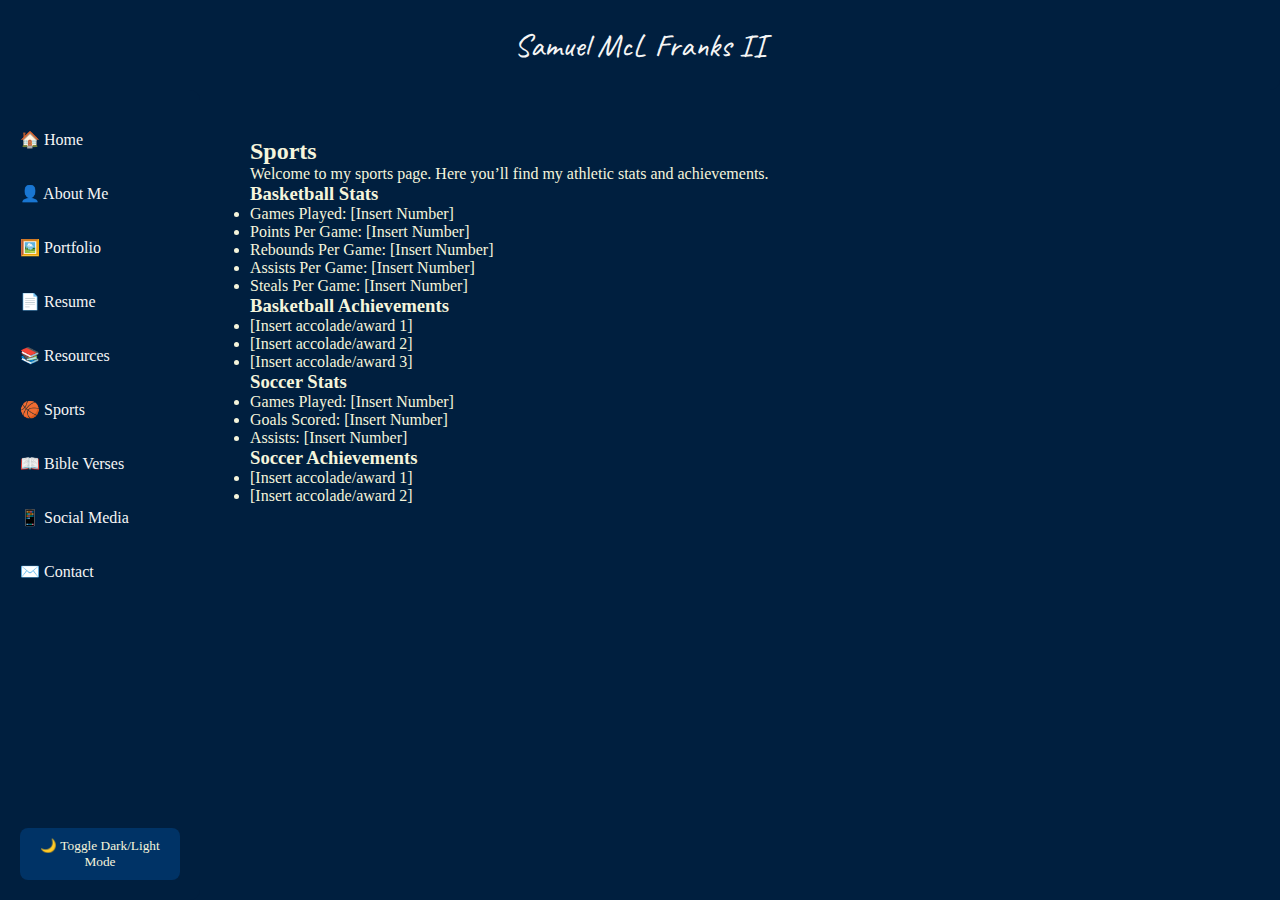
<file: sports.html>
<!DOCTYPE html>
<html lang="en">
<head>
    <meta charset="UTF-8">
    <meta name="viewport" content="width=device-width, initial-scale=1.0">
    <title>Sports - Samuel McL Franks II</title>
    <link href="https://fonts.googleapis.com/css2?family=Caveat&display=swap" rel="stylesheet">
    <link rel="stylesheet" href="style.css">
</head>
<body>
    <!-- Sidebar -->
    <div class="sidebar">
        <div class="sidebar-links">
            <a href="index.html">🏠 Home</a>
            <a href="about.html">👤 About Me</a>
            <a href="portfolio.html">🖼️ Portfolio</a>
            <a href="resume.html">📄 Resume</a>
            <a href="resources.html">📚 Resources</a>
            <a href="sports.html">🏀 Sports</a>
            <a href="bible.html">📖 Bible Verses</a>
            <a href="social.html">📱 Social Media</a>
            <a href="contact.html">✉️ Contact</a>
        </div>
        <button id="toggle-dark">🌙 Toggle Dark/Light Mode</button>
    </div>

    <!-- Header -->
    <header>Samuel McL Franks II</header>

    <!-- Main Content -->
    <div class="content">
        <h2>Sports</h2>
        <p>Welcome to my sports page. Here you’ll find my athletic stats and achievements.</p>

        <!-- Basketball stats -->
        <div class="sports-section">
            <h3>Basketball Stats</h3>
            <ul>
                <li>Games Played: [Insert Number]</li>
                <li>Points Per Game: [Insert Number]</li>
                <li>Rebounds Per Game: [Insert Number]</li>
                <li>Assists Per Game: [Insert Number]</li>
                <li>Steals Per Game: [Insert Number]</li>
            </ul>
        </div>

        <!-- Basketball accolades -->
        <div class="sports-section">
            <h3>Basketball Achievements</h3>
            <ul>
                <li>[Insert accolade/award 1]</li>
                <li>[Insert accolade/award 2]</li>
                <li>[Insert accolade/award 3]</li>
            </ul>
        </div>

        <!-- Soccer stats -->
        <div class="sports-section">
            <h3>Soccer Stats</h3>
            <ul>
                <li>Games Played: [Insert Number]</li>
                <li>Goals Scored: [Insert Number]</li>
                <li>Assists: [Insert Number]</li>
            </ul>
        </div>

        <!-- Soccer accolades -->
        <div class="sports-section">
            <h3>Soccer Achievements</h3>
            <ul>
                <li>[Insert accolade/award 1]</li>
                <li>[Insert accolade/award 2]</li>
            </ul>
        </div>
    </div>

    <script>
        const toggleButton = document.getElementById('toggle-dark');
        toggleButton.addEventListener('click', () => {
            document.body.classList.toggle('dark-mode');
        });
    </script>
</body>
</html>
</file>
<file: style.css>
/* General Reset */
* {
    margin: 0;
    padding: 0;
    box-sizing: border-box;
    font-family: 'Times New Roman', serif;
}

/* Body */
body {
    display: flex;
    flex-direction: column;
    min-height: 100vh;
    background-color: #f5f5dc; /* Beige background */
    color: #001f3f; /* Navy text */
}

/* Header */
header {
    background-color: #001f3f; /* Dark navy */
    color: #f5f5f5;
    height: 10vh; /* Slim height */
    width: 100%; /* Full width across screen */
    display: flex;
    align-items: center;
    justify-content: center;
    font-family: 'Caveat', cursive;
    font-size: 2em;
    border-radius: 0 0 10px 0;
    position: fixed;
    top: 0;
    left: 0;
    z-index: 1000;
}

/* Sidebar */
.sidebar {
    position: fixed;
    top: 10vh; /* Start below header */
    left: 0;
    background-color: #001f3f; /* Dark navy */
    width: 200px;
    height: 90vh; /* Fill remaining page height */
    padding-top: 20px;
    display: flex;
    flex-direction: column;
    justify-content: space-between;
    border-radius: 0 10px 10px 0;
    transition: width 0.3s;
}

/* Shrinking Sidebar */
.sidebar.shrunk {
    width: 60px; /* Shrinks horizontally */
}

.sidebar-links a {
    display: flex;
    align-items: center;
    color: #f5f5f5;
    text-decoration: none;
    padding: 15px 20px;
    margin: 5px 0;
    border-radius: 8px;
    transition: background 0.3s;
}

.sidebar-links a:hover {
    background-color: #003366;
}

.sidebar-links a span.title {
    margin-left: 10px;
}

/* Dark/Light Mode Button */
#toggle-dark {
    margin: 20px;
    padding: 10px;
    border: none;
    border-radius: 8px;
    cursor: pointer;
    background-color: #003366;
    color: #f5f5f5;
}

/* Main Content */
.content {
    margin-left: 220px; /* Space for sidebar */
    margin-top: 12vh; /* Space for header */
    padding: 30px;
    background-color: transparent; /* Inherit body background */
    color: #001f3f; /* Navy text in light mode */
}

/* Light Mode */
body.light-mode {
    background-color: #f5f5dc; /* Beige background */
    color: #001f3f; /* Navy text */
}

body.light-mode .sidebar {
    background-color: #cce0ff; /* Light blue sidebar */
}

body.light-mode header {
    background-color: #cce0ff;
    color: #001f3f;
}

body.light-mode .sidebar-links a {
    color: #001f3f;
}

body.light-mode #toggle-dark {
    background-color: #99bbff;
    color: #001f3f;
}

/* Dark Mode */
body:not(.light-mode) {
    background-color: #001f3f; /* Dark navy background */
    color: #f5f5dc; /* Beige text */
}

body:not(.light-mode) .content {
    color: #f5f5dc; /* Beige text in main content */
}

body:not(.light-mode .sidebar-links a) {
    color: #f5f5dc;
}

body:not(.light-mode) #toggle-dark {
    background-color: #003366;
    color: #f5f5dc;
}
</file>
